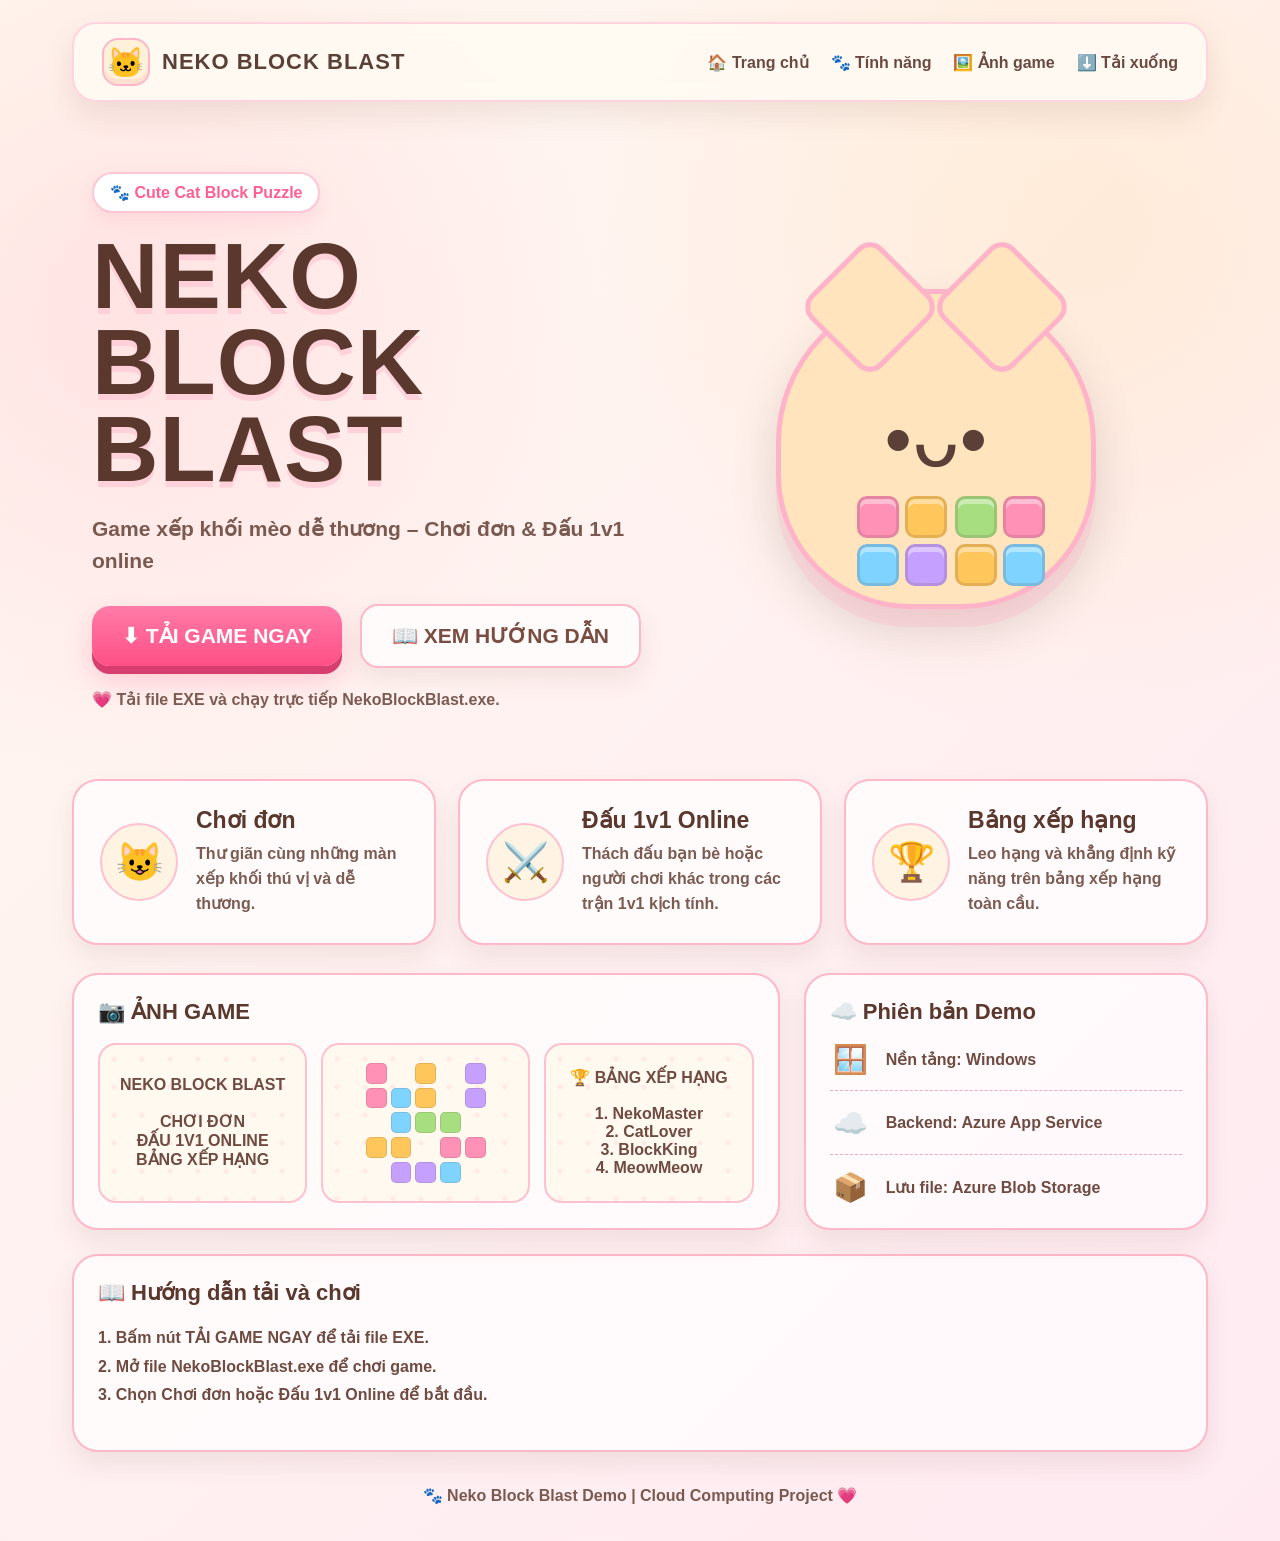
<file: download-site/index.html>
﻿<!DOCTYPE html>
<html lang="vi">
<head>
  <meta charset="UTF-8" />
  <meta name="viewport" content="width=device-width, initial-scale=1.0" />
  <title>Neko Block Blast - Download</title>
  <style>
    * {
      box-sizing: border-box;
      scroll-behavior: smooth;
    }

    body {
      margin: 0;
      font-family: Arial, sans-serif;
      background:
        radial-gradient(circle at 10% 20%, rgba(255, 143, 171, 0.18), transparent 28%),
        radial-gradient(circle at 85% 15%, rgba(255, 210, 120, 0.20), transparent 30%),
        linear-gradient(135deg, #fff8ef, #ffeaf2);
      color: #5b4037;
    }

    .page {
      max-width: 1180px;
      margin: 0 auto;
      padding: 22px;
    }

    .navbar {
      position: sticky;
      top: 16px;
      z-index: 10;
      display: flex;
      align-items: center;
      justify-content: space-between;
      gap: 20px;
      padding: 14px 28px;
      background: rgba(255, 250, 242, 0.92);
      border: 2px solid #ffd4df;
      border-radius: 24px;
      box-shadow: 0 12px 28px rgba(125, 79, 62, 0.12);
      backdrop-filter: blur(10px);
    }

    .brand {
      display: flex;
      align-items: center;
      gap: 12px;
      font-weight: 900;
      font-size: 22px;
      color: #5b4037;
      letter-spacing: 1px;
    }

    .logo-cat {
      width: 48px;
      height: 48px;
      display: grid;
      place-items: center;
      border-radius: 16px;
      background: #fff1d9;
      border: 2px solid #ffb6c9;
      font-size: 30px;
      box-shadow: inset 0 -5px 0 rgba(255, 143, 171, 0.18);
    }

    .nav-links {
      display: flex;
      gap: 22px;
      font-size: 16px;
      font-weight: 700;
    }

    .nav-links a {
      color: #6a4a40;
      text-decoration: none;
    }

    .nav-links a:hover {
      color: #ff5f93;
    }

    .hero {
      display: grid;
      grid-template-columns: 1.05fr 0.95fr;
      gap: 34px;
      align-items: center;
      padding: 70px 20px 44px;
    }

    .eyebrow {
      display: inline-flex;
      align-items: center;
      gap: 8px;
      padding: 9px 16px;
      border-radius: 999px;
      background: white;
      border: 2px solid #ffc6d5;
      color: #ff5f93;
      font-weight: 800;
      box-shadow: 0 8px 18px rgba(255, 95, 147, 0.12);
    }

    h1 {
      margin: 20px 0 12px;
      font-size: clamp(48px, 8vw, 92px);
      line-height: 0.94;
      color: #5a382d;
      text-shadow: 0 6px 0 rgba(255, 197, 211, 0.65);
      letter-spacing: 1px;
    }

    .subtitle {
      font-size: 21px;
      font-weight: 700;
      color: #7a5a50;
      margin-bottom: 28px;
      line-height: 1.5;
    }

    .actions {
      display: flex;
      flex-wrap: wrap;
      gap: 18px;
      align-items: center;
    }

    .btn {
      border: none;
      cursor: pointer;
      text-decoration: none;
      display: inline-flex;
      align-items: center;
      justify-content: center;
      gap: 12px;
      padding: 18px 30px;
      border-radius: 18px;
      font-size: 21px;
      font-weight: 900;
      transition: 0.15s ease;
    }

    .btn-main {
      color: white;
      background: linear-gradient(180deg, #ff7ca8, #ff4f86);
      box-shadow: 0 8px 0 #d83d70, 0 14px 28px rgba(255, 79, 134, 0.25);
    }

    .btn-main:hover {
      transform: translateY(3px);
      box-shadow: 0 5px 0 #d83d70, 0 10px 20px rgba(255, 79, 134, 0.22);
    }

    .btn-sub {
      color: #7a4d42;
      background: rgba(255, 255, 255, 0.72);
      border: 2px solid #ffb8c9;
      box-shadow: 0 10px 24px rgba(122, 77, 66, 0.10);
    }

    .note {
      margin-top: 22px;
      color: #7c5b52;
      font-weight: 700;
    }

    .hero-art {
      position: relative;
      min-height: 410px;
      display: grid;
      place-items: center;
    }

    .big-cat {
      width: 320px;
      height: 320px;
      border-radius: 48% 48% 42% 42%;
      background: #ffe4bd;
      border: 5px solid #ffb3c8;
      position: relative;
      box-shadow: 0 18px 0 rgba(255, 183, 201, 0.30), 0 22px 45px rgba(91, 64, 55, 0.18);
    }

    .big-cat::before,
    .big-cat::after {
      content: "";
      position: absolute;
      top: -38px;
      width: 92px;
      height: 92px;
      background: #ffe4bd;
      border: 5px solid #ffb3c8;
      transform: rotate(45deg);
      border-radius: 18px;
    }

    .big-cat::before { left: 38px; }
    .big-cat::after { right: 38px; }

    .face {
      position: absolute;
      top: 100px;
      left: 0;
      right: 0;
      text-align: center;
      font-size: 78px;
      z-index: 2;
    }

    .blocks {
      position: absolute;
      bottom: 18px;
      left: 30px;
      right: 0;
      display: flex;
      gap: 8px;
      justify-content: center;
      align-items: end;
      z-index: 3;
    }

    .block-stack {
      display: grid;
      grid-template-columns: repeat(2, 42px);
      gap: 6px;
    }

    .cube {
      width: 42px;
      height: 42px;
      border-radius: 10px;
      border: 3px solid rgba(91, 64, 55, 0.16);
      box-shadow: inset 0 5px 0 rgba(255,255,255,0.40);
    }

    .pink { background: #ff91b6; }
    .yellow { background: #ffc65c; }
    .blue { background: #7fd3ff; }
    .purple { background: #c6a0ff; }
    .green { background: #a7df80; }

    .cards {
      display: grid;
      grid-template-columns: repeat(3, 1fr);
      gap: 22px;
      margin-top: 10px;
    }

    .card {
      background: rgba(255, 255, 255, 0.72);
      border: 2px solid #ffb8c9;
      border-radius: 26px;
      padding: 26px;
      box-shadow: 0 12px 25px rgba(122, 77, 66, 0.10);
      display: flex;
      gap: 18px;
      align-items: center;
    }

    .icon {
      width: 78px;
      height: 78px;
      flex: 0 0 78px;
      display: grid;
      place-items: center;
      border-radius: 50%;
      background: #fff3e4;
      border: 2px solid #ffc1d0;
      font-size: 38px;
    }

    .card h3 {
      margin: 0 0 8px;
      font-size: 23px;
      color: #5a382d;
    }

    .card p {
      margin: 0;
      line-height: 1.55;
      color: #7c5b52;
      font-weight: 600;
    }

    .section {
      margin-top: 28px;
      display: grid;
      grid-template-columns: 1.4fr 0.8fr;
      gap: 24px;
    }

    .panel {
      background: rgba(255, 255, 255, 0.70);
      border: 2px solid #ffb8c9;
      border-radius: 26px;
      padding: 24px;
      box-shadow: 0 12px 25px rgba(122, 77, 66, 0.10);
    }

    .panel-title {
      display: flex;
      align-items: center;
      gap: 10px;
      margin: 0 0 18px;
      color: #5a382d;
      font-size: 22px;
      font-weight: 900;
    }

    .shots {
      display: grid;
      grid-template-columns: repeat(3, 1fr);
      gap: 14px;
    }

    .shot {
      min-height: 160px;
      border-radius: 18px;
      border: 2px solid #ffc1d0;
      background: #fff9f0;
      display: grid;
      place-items: center;
      text-align: center;
      font-weight: 900;
      color: #704b41;
      padding: 14px;
      position: relative;
      overflow: hidden;
    }

    .shot::before {
      content: "";
      position: absolute;
      inset: 0;
      background-image:
        radial-gradient(circle, rgba(255, 143, 171, 0.28) 2px, transparent 3px);
      background-size: 28px 28px;
      opacity: 0.5;
    }

    .board {
      width: 120px;
      height: 120px;
      display: grid;
      grid-template-columns: repeat(5, 1fr);
      gap: 4px;
      z-index: 1;
    }

    .mini {
      border-radius: 5px;
      border: 1px solid rgba(91,64,55,.15);
    }

    .shot span {
      z-index: 1;
    }

    .info-list {
      display: grid;
      gap: 16px;
    }

    .info-item {
      display: flex;
      align-items: center;
      gap: 14px;
      padding-bottom: 14px;
      border-bottom: 1px dashed #f4a9bd;
      font-weight: 800;
      color: #704b41;
    }

    .info-item:last-child {
      border-bottom: none;
      padding-bottom: 0;
    }

    .info-icon {
      font-size: 28px;
      width: 42px;
      text-align: center;
    }

    footer {
      text-align: center;
      padding: 34px 0 14px;
      color: #7a5a50;
      font-weight: 800;
    }

    @media (max-width: 900px) {
      .navbar, .nav-links, .actions {
        flex-direction: column;
      }

      .hero, .section {
        grid-template-columns: 1fr;
      }

      .cards, .shots {
        grid-template-columns: 1fr;
      }

      .hero-art {
        min-height: 330px;
      }

      .big-cat {
        width: 260px;
        height: 260px;
      }
    }
  </style>
</head>
<body>
  <div class="page">
    <nav class="navbar">
      <div class="brand">
        <div class="logo-cat">🐱</div>
        <div>NEKO BLOCK BLAST</div>
      </div>
      <div class="nav-links">
        <a href="#">🏠 Trang chủ</a>
        <a href="#features">🐾 Tính năng</a>
        <a href="#gallery">🖼️ Ảnh game</a>
        <a href="#download">⬇️ Tải xuống</a>
      </div>
    </nav>

    <main class="hero">
      <section>
        <div class="eyebrow">🐾 Cute Cat Block Puzzle</div>
        <h1>NEKO<br>BLOCK BLAST</h1>
        <p class="subtitle">Game xếp khối mèo dễ thương – Chơi đơn & Đấu 1v1 online</p>

        <div class="actions" id="download">
          <a class="btn btn-main" href="https://nekoblockblastnhom2.blob.core.windows.net/game-demo/NekoBlockBlast.exe?sp=r&st=2026-07-10T16:03:00Z&se=2026-08-25T00:18:00Z&spr=https&sv=2026-02-06&sr=b&sig=NzqO%2BKOqdSjq2j4b1T9x%2FlNltg91PindyMaz%2FadveeA%3D">⬇ TẢI GAME NGAY</a>
          <a class="btn btn-sub" href="#guide">📖 XEM HƯỚNG DẪN</a>
        </div>

        <p class="note">💗 Tải file EXE và chạy trực tiếp NekoBlockBlast.exe.</p>
      </section>

      <section class="hero-art">
        <div class="big-cat">
          <div class="face">•ᴗ•</div>
          <div class="blocks">
            <div class="block-stack">
              <div class="cube pink"></div>
              <div class="cube yellow"></div>
              <div class="cube blue"></div>
              <div class="cube purple"></div>
            </div>
            <div class="block-stack">
              <div class="cube green"></div>
              <div class="cube pink"></div>
              <div class="cube yellow"></div>
              <div class="cube blue"></div>
            </div>
          </div>
        </div>
      </section>
    </main>

    <section class="cards" id="features">
      <div class="card">
        <div class="icon">😺</div>
        <div>
          <h3>Chơi đơn</h3>
          <p>Thư giãn cùng những màn xếp khối thú vị và dễ thương.</p>
        </div>
      </div>

      <div class="card">
        <div class="icon">⚔️</div>
        <div>
          <h3>Đấu 1v1 Online</h3>
          <p>Thách đấu bạn bè hoặc người chơi khác trong các trận 1v1 kịch tính.</p>
        </div>
      </div>

      <div class="card">
        <div class="icon">🏆</div>
        <div>
          <h3>Bảng xếp hạng</h3>
          <p>Leo hạng và khẳng định kỹ năng trên bảng xếp hạng toàn cầu.</p>
        </div>
      </div>
    </section>

    <section class="section">
      <div class="panel" id="gallery">
        <div class="panel-title">📷 ẢNH GAME</div>
        <div class="shots">
          <div class="shot"><span>NEKO BLOCK BLAST<br><br>CHƠI ĐƠN<br>ĐẤU 1V1 ONLINE<br>BẢNG XẾP HẠNG</span></div>
          <div class="shot">
            <div class="board">
              <div class="mini pink"></div><div></div><div class="mini yellow"></div><div></div><div class="mini purple"></div>
              <div class="mini pink"></div><div class="mini blue"></div><div class="mini yellow"></div><div></div><div class="mini purple"></div>
              <div></div><div class="mini blue"></div><div class="mini green"></div><div class="mini green"></div><div></div>
              <div class="mini yellow"></div><div class="mini yellow"></div><div></div><div class="mini pink"></div><div class="mini pink"></div>
              <div></div><div class="mini purple"></div><div class="mini purple"></div><div class="mini blue"></div><div></div>
            </div>
          </div>
          <div class="shot"><span>🏆 BẢNG XẾP HẠNG<br><br>1. NekoMaster<br>2. CatLover<br>3. BlockKing<br>4. MeowMeow</span></div>
        </div>
      </div>

      <div class="panel">
        <div class="panel-title">☁️ Phiên bản Demo</div>
        <div class="info-list">
          <div class="info-item"><div class="info-icon">🪟</div><div>Nền tảng: Windows</div></div>
          <div class="info-item"><div class="info-icon">☁️</div><div>Backend: Azure App Service</div></div>
          <div class="info-item"><div class="info-icon">📦</div><div>Lưu file: Azure Blob Storage</div></div>
        </div>
      </div>
    </section>

    <section class="panel" id="guide" style="margin-top:24px;">
      <div class="panel-title">📖 Hướng dẫn tải và chơi</div>
      <p style="font-weight:700; line-height:1.8; color:#704b41;">
        1. Bấm nút <b>TẢI GAME NGAY</b> để tải file EXE.<br>
        
        2. Mở file <b>NekoBlockBlast.exe</b> để chơi game.<br>
        3. Chọn <b>Chơi đơn</b> hoặc <b>Đấu 1v1 Online</b> để bắt đầu.
      </p>
    </section>

    <footer>
      🐾 Neko Block Blast Demo | Cloud Computing Project 💗
    </footer>
  </div>
</body>
</html>
</file>
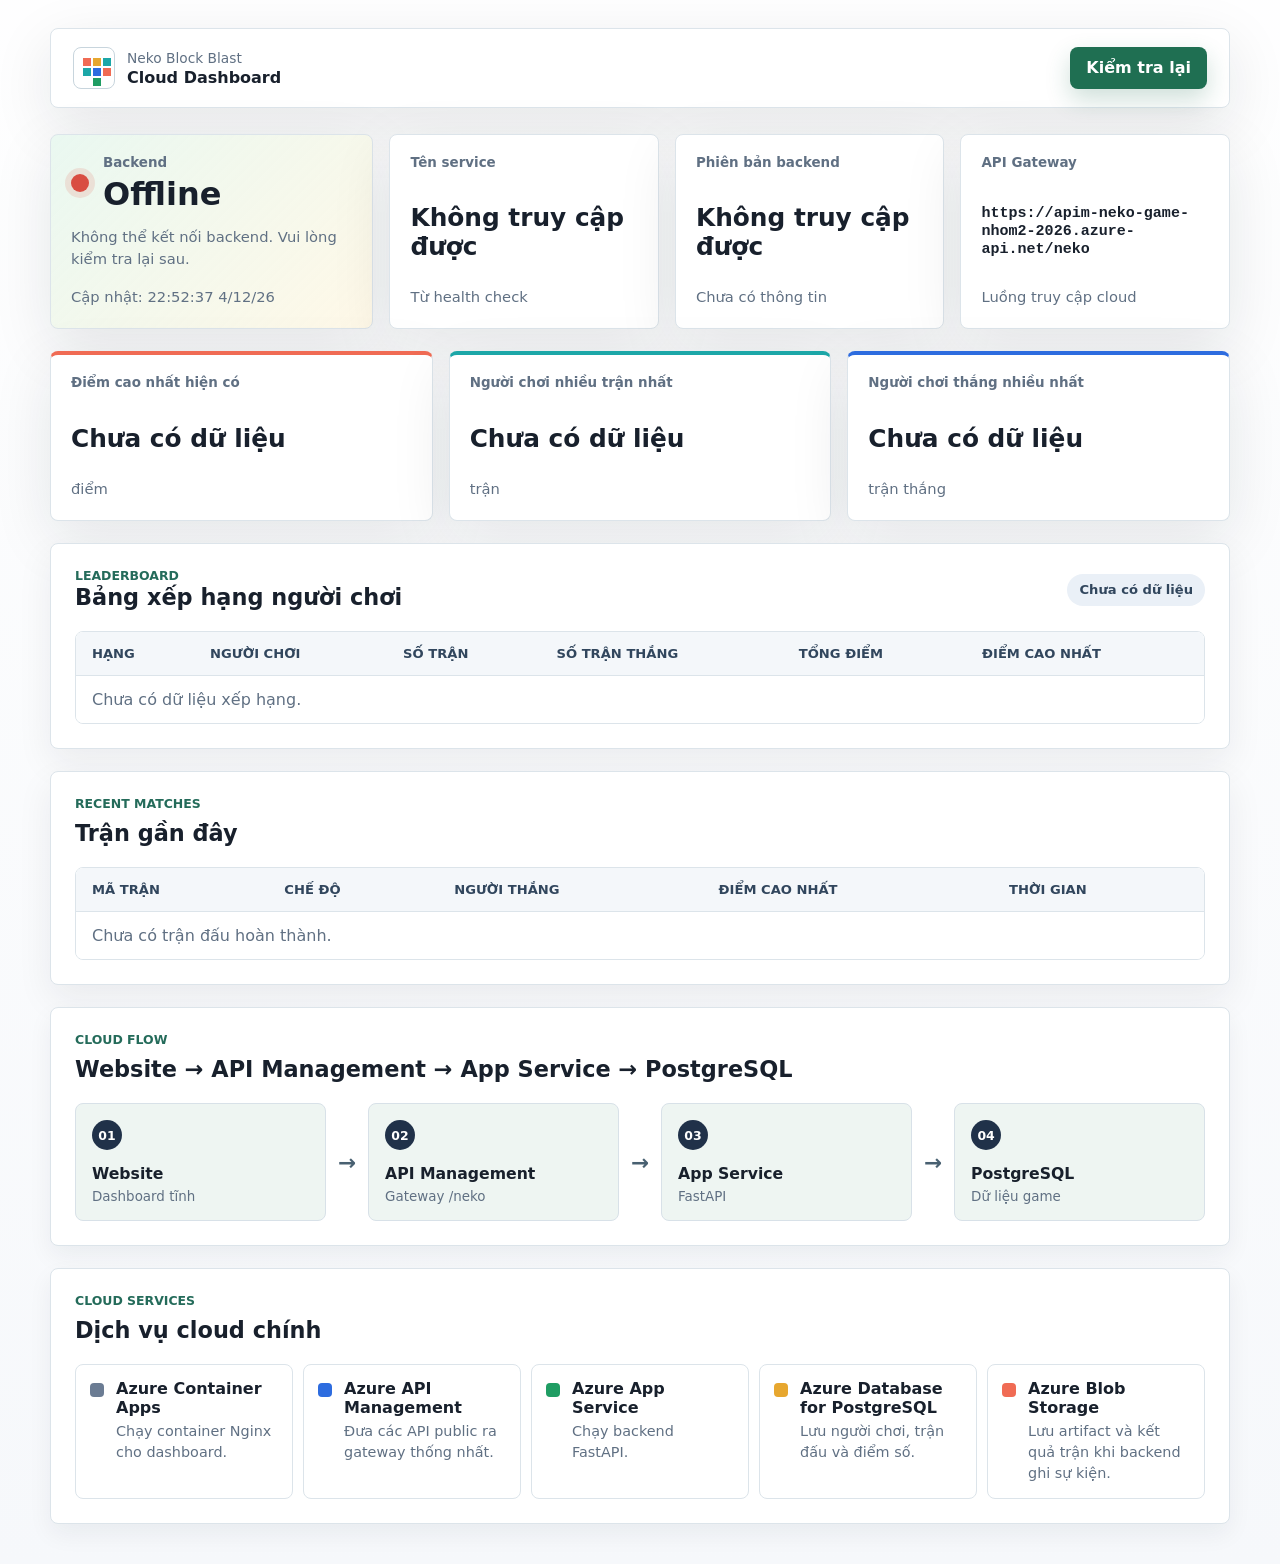
<file: web_dashboard/index.html>
<!doctype html>
<html lang="vi">
  <head>
    <meta charset="utf-8">
    <meta name="viewport" content="width=device-width, initial-scale=1">
    <title>Neko Block Blast Cloud Dashboard</title>
    <meta
      name="description"
      content="Dashboard thành tích công khai cho Neko Block Blast."
    >
    <link rel="stylesheet" href="styles.css">
    <script src="app.js" defer></script>
  </head>
  <body data-backend-status="checking">
    <div class="dashboard-shell">
      <header class="masthead">
        <nav class="topbar" aria-label="Thanh điều hướng dashboard">
          <a class="brand" href="/" aria-label="Neko Block Blast Cloud Dashboard">
            <span class="brand-mark" aria-hidden="true"></span>
            <span class="brand-text">
              <span>Neko Block Blast</span>
              <strong>Cloud Dashboard</strong>
            </span>
          </a>
          <button id="refreshButton" class="button button-primary" type="button">
            Kiểm tra lại
          </button>
        </nav>
      </header>

      <main class="content">
        <section class="status-grid" aria-label="Trạng thái cloud">
          <article class="status-panel" aria-live="polite">
            <div class="status-main">
              <span id="statusDot" class="status-dot state-checking" aria-hidden="true"></span>
              <div>
                <span class="metric-label">Backend</span>
                <strong id="backendStatus" class="status-text">Đang kiểm tra</strong>
              </div>
            </div>
            <p id="statusMessage" class="status-message">
              Đang kiểm tra trạng thái backend.
            </p>
            <p id="lastChecked" class="last-checked">Chưa kiểm tra</p>
          </article>

          <article class="metric-card">
            <span class="metric-label">Tên service</span>
            <strong id="serviceValue" class="metric-value">Đang tải</strong>
            <span class="metric-note">Từ health check</span>
          </article>

          <article class="metric-card">
            <span class="metric-label">Phiên bản backend</span>
            <strong id="versionValue" class="metric-value">Đang tải</strong>
            <span id="deploySourceValue" class="metric-note">Đang tải</span>
          </article>

          <article class="metric-card">
            <span class="metric-label">API Gateway</span>
            <strong class="metric-value metric-code" id="gatewayValue">
              https://apim-neko-game-nhom2-2026.azure-api.net/neko
            </strong>
            <span class="metric-note">Luồng truy cập cloud</span>
          </article>
        </section>

        <section class="summary-grid" aria-label="Thành tích nổi bật">
          <article class="highlight-card">
            <span class="metric-label">Điểm cao nhất hiện có</span>
            <strong id="highestScoreValue" class="metric-value">Đang tải</strong>
            <span id="highestScoreName" class="metric-note">Đang tải</span>
          </article>

          <article class="highlight-card">
            <span class="metric-label">Người chơi nhiều trận nhất</span>
            <strong id="mostMatchesValue" class="metric-value">Đang tải</strong>
            <span id="mostMatchesName" class="metric-note">Đang tải</span>
          </article>

          <article class="highlight-card">
            <span class="metric-label">Người chơi thắng nhiều nhất</span>
            <strong id="mostWinsValue" class="metric-value">Đang tải</strong>
            <span id="mostWinsName" class="metric-note">Đang tải</span>
          </article>
        </section>

        <section class="dashboard-section" aria-labelledby="leaderboardTitle">
          <div class="section-heading section-heading-row">
            <div>
              <p class="section-kicker">Leaderboard</p>
              <h2 id="leaderboardTitle">Bảng xếp hạng người chơi</h2>
            </div>
            <span id="dashboardUpdatedAt" class="pill pill-checking">Đang tải</span>
          </div>

          <div class="table-shell">
            <table class="data-table leaderboard-table">
              <thead>
                <tr>
                  <th scope="col">Hạng</th>
                  <th scope="col">Người chơi</th>
                  <th scope="col">Số trận</th>
                  <th scope="col">Số trận thắng</th>
                  <th scope="col">Tổng điểm</th>
                  <th scope="col">Điểm cao nhất</th>
                </tr>
              </thead>
              <tbody id="leaderboardBody">
                <tr>
                  <td colspan="6" class="empty-cell">Đang tải bảng xếp hạng...</td>
                </tr>
              </tbody>
            </table>
          </div>
        </section>

        <section class="dashboard-section" aria-labelledby="recentTitle">
          <div class="section-heading">
            <p class="section-kicker">Recent matches</p>
            <h2 id="recentTitle">Trận gần đây</h2>
          </div>

          <div class="table-shell">
            <table class="data-table recent-table">
              <thead>
                <tr>
                  <th scope="col">Mã trận</th>
                  <th scope="col">Chế độ</th>
                  <th scope="col">Người thắng</th>
                  <th scope="col">Điểm cao nhất</th>
                  <th id="recentTimeHeader" class="time-column" scope="col">Thời gian</th>
                </tr>
              </thead>
              <tbody id="recentMatchesBody">
                <tr>
                  <td colspan="5" class="empty-cell">Đang tải trận gần đây...</td>
                </tr>
              </tbody>
            </table>
          </div>
        </section>

        <section class="dashboard-section demo-section" aria-labelledby="flowTitle">
          <div class="section-heading">
            <p class="section-kicker">Cloud flow</p>
            <h2 id="flowTitle">Website &rarr; API Management &rarr; App Service &rarr; PostgreSQL</h2>
          </div>

          <div
            class="flow-diagram"
            role="img"
            aria-label="Website đến API Management đến App Service đến PostgreSQL"
          >
            <div class="flow-node">
              <span>01</span>
              <strong>Website</strong>
              <small>Dashboard tĩnh</small>
            </div>
            <div class="flow-arrow" aria-hidden="true">&rarr;</div>
            <div class="flow-node">
              <span>02</span>
              <strong>API Management</strong>
              <small>Gateway /neko</small>
            </div>
            <div class="flow-arrow" aria-hidden="true">&rarr;</div>
            <div class="flow-node">
              <span>03</span>
              <strong>App Service</strong>
              <small>FastAPI</small>
            </div>
            <div class="flow-arrow" aria-hidden="true">&rarr;</div>
            <div class="flow-node">
              <span>04</span>
              <strong>PostgreSQL</strong>
              <small>Dữ liệu game</small>
            </div>
          </div>
        </section>

        <section class="dashboard-section demo-section" aria-labelledby="servicesTitle">
          <div class="section-heading">
            <p class="section-kicker">Cloud services</p>
            <h2 id="servicesTitle">Dịch vụ cloud chính</h2>
          </div>

          <ul class="service-list compact-list">
            <li>
              <span class="service-swatch swatch-container" aria-hidden="true"></span>
              <div>
                <strong>Azure Container Apps</strong>
                <span>Chạy container Nginx cho dashboard.</span>
              </div>
            </li>
            <li>
              <span class="service-swatch swatch-apim" aria-hidden="true"></span>
              <div>
                <strong>Azure API Management</strong>
                <span>Đưa các API public ra gateway thống nhất.</span>
              </div>
            </li>
            <li>
              <span class="service-swatch swatch-app" aria-hidden="true"></span>
              <div>
                <strong>Azure App Service</strong>
                <span>Chạy backend FastAPI.</span>
              </div>
            </li>
            <li>
              <span class="service-swatch swatch-db" aria-hidden="true"></span>
              <div>
                <strong>Azure Database for PostgreSQL</strong>
                <span>Lưu người chơi, trận đấu và điểm số.</span>
              </div>
            </li>
            <li>
              <span class="service-swatch swatch-blob" aria-hidden="true"></span>
              <div>
                <strong>Azure Blob Storage</strong>
                <span>Lưu artifact và kết quả trận khi backend ghi sự kiện.</span>
              </div>
            </li>
          </ul>
        </section>
      </main>
    </div>
  </body>
</html>
</file>
<file: web_dashboard/styles.css>
:root {
  color-scheme: light;
  --page: #f6f8fb;
  --surface: #ffffff;
  --surface-soft: #f4f7fa;
  --surface-strong: #eef5f2;
  --ink: #18202c;
  --muted: #607083;
  --line: #dce4ea;
  --green: #1f9d63;
  --green-soft: #e7f7ef;
  --red: #d94d42;
  --yellow: #e7a72f;
  --yellow-soft: #fff6df;
  --teal: #1ca7a8;
  --coral: #f06b54;
  --blue: #2d6cdf;
  --shadow: 0 18px 60px rgba(24, 32, 44, 0.10);
  --radius: 8px;
  font-family: Inter, ui-sans-serif, system-ui, -apple-system, BlinkMacSystemFont, "Segoe UI", sans-serif;
  letter-spacing: 0;
}

* {
  box-sizing: border-box;
}

html {
  min-width: 320px;
  background: var(--page);
}

body {
  margin: 0;
  min-height: 100vh;
  color: var(--ink);
  background:
    linear-gradient(180deg, rgba(255, 255, 255, 0.90), rgba(246, 248, 251, 0.98)),
    var(--page);
}

body,
button,
a {
  font: inherit;
}

a {
  color: inherit;
  text-decoration: none;
}

button {
  border: 0;
}

[hidden] {
  display: none !important;
}

.dashboard-shell {
  width: min(1180px, calc(100% - 32px));
  margin: 0 auto;
  padding: 28px 0 40px;
}

.masthead,
.metric-card,
.highlight-card,
.dashboard-section,
.status-panel {
  border: 1px solid var(--line);
  border-radius: var(--radius);
  background: var(--surface);
  box-shadow: var(--shadow);
}

.topbar {
  display: flex;
  align-items: center;
  justify-content: space-between;
  gap: 20px;
  padding: 18px 22px;
}

.brand {
  display: inline-flex;
  align-items: center;
  min-width: 0;
  gap: 12px;
}

.brand-mark {
  position: relative;
  width: 42px;
  height: 42px;
  flex: 0 0 auto;
  border: 1px solid #c8d5dd;
  border-radius: var(--radius);
  background: #ffffff;
}

.brand-mark::before {
  position: absolute;
  top: 10px;
  left: 9px;
  width: 8px;
  height: 8px;
  content: "";
  background: var(--coral);
  box-shadow:
    10px 0 0 var(--yellow),
    20px 0 0 var(--teal),
    0 10px 0 var(--teal),
    10px 10px 0 var(--blue),
    20px 10px 0 var(--coral),
    10px 20px 0 var(--green);
}

.brand-text {
  display: grid;
  gap: 2px;
  min-width: 0;
}

.brand-text span {
  color: var(--muted);
  font-size: 0.86rem;
}

.brand-text strong {
  overflow: hidden;
  font-size: 1rem;
  text-overflow: ellipsis;
  white-space: nowrap;
}

.button {
  display: inline-flex;
  align-items: center;
  justify-content: center;
  min-height: 42px;
  padding: 0 16px;
  border-radius: var(--radius);
  font-weight: 700;
  line-height: 1.2;
  text-align: center;
  transition: transform 160ms ease, box-shadow 160ms ease, background-color 160ms ease;
  cursor: pointer;
}

.button:hover {
  transform: translateY(-1px);
}

.button:focus-visible {
  outline: 3px solid rgba(45, 108, 223, 0.28);
  outline-offset: 2px;
}

.button-primary {
  color: #ffffff;
  background: #1f6f52;
  box-shadow: 0 10px 24px rgba(31, 111, 82, 0.22);
}

.button-primary:hover {
  background: #185d45;
}

.button-primary:disabled {
  cursor: wait;
  opacity: 0.7;
  transform: none;
}

.content {
  display: grid;
  gap: 22px;
  padding: 26px 0 0;
}

.status-grid {
  display: grid;
  grid-template-columns: minmax(260px, 1.2fr) repeat(3, minmax(0, 1fr));
  gap: 16px;
}

.status-panel,
.metric-card,
.highlight-card {
  display: grid;
  align-content: space-between;
  min-height: 170px;
  gap: 16px;
  padding: 20px;
}

.status-panel {
  background:
    linear-gradient(135deg, rgba(231, 247, 239, 0.9), rgba(255, 246, 223, 0.72)),
    #ffffff;
}

.status-main {
  display: flex;
  align-items: center;
  gap: 14px;
}

.status-dot {
  width: 18px;
  height: 18px;
  flex: 0 0 auto;
  border-radius: 999px;
  box-shadow: 0 0 0 6px rgba(96, 112, 131, 0.12);
}

.state-online {
  background: var(--green);
  box-shadow: 0 0 0 6px rgba(31, 157, 99, 0.16);
}

.state-offline {
  background: var(--red);
  box-shadow: 0 0 0 6px rgba(217, 77, 66, 0.14);
}

.state-checking {
  background: var(--yellow);
  box-shadow: 0 0 0 6px rgba(231, 167, 47, 0.16);
}

.metric-label {
  display: block;
  margin-bottom: 8px;
  color: var(--muted);
  font-size: 0.84rem;
  font-weight: 700;
}

.status-text {
  display: block;
  font-size: 2rem;
  line-height: 1;
}

.metric-value {
  display: block;
  overflow-wrap: anywhere;
  font-size: 1.55rem;
  line-height: 1.18;
}

.metric-code {
  font-family: ui-monospace, SFMono-Regular, Consolas, "Liberation Mono", monospace;
  font-size: 0.94rem;
  font-weight: 700;
}

.status-message,
.last-checked,
.metric-note {
  margin: 0;
  color: var(--muted);
  font-size: 0.92rem;
  line-height: 1.5;
}

.summary-grid {
  display: grid;
  grid-template-columns: repeat(3, minmax(0, 1fr));
  gap: 16px;
}

.highlight-card {
  background: #ffffff;
}

.highlight-card:nth-child(1) {
  border-top: 4px solid var(--coral);
}

.highlight-card:nth-child(2) {
  border-top: 4px solid var(--teal);
}

.highlight-card:nth-child(3) {
  border-top: 4px solid var(--blue);
}

.dashboard-section {
  padding: 24px;
  box-shadow: 0 14px 36px rgba(24, 32, 44, 0.07);
}

.section-heading {
  display: grid;
  gap: 8px;
  margin-bottom: 20px;
}

.section-heading-row {
  grid-template-columns: minmax(0, 1fr) auto;
  align-items: center;
  gap: 16px;
}

.section-heading h2 {
  margin: 0;
  font-size: 1.4rem;
  line-height: 1.25;
}

.section-kicker {
  margin: 0;
  color: #246b5a;
  font-size: 0.78rem;
  font-weight: 800;
  text-transform: uppercase;
}

.pill {
  display: inline-flex;
  align-items: center;
  justify-content: center;
  min-height: 32px;
  padding: 0 12px;
  border-radius: 999px;
  font-size: 0.82rem;
  font-weight: 800;
  white-space: nowrap;
}

.pill-online {
  color: #126341;
  background: var(--green-soft);
}

.pill-checking {
  color: #815b13;
  background: var(--yellow-soft);
}

.pill-neutral {
  color: #31465d;
  background: #eaf0f7;
}

.table-shell {
  overflow-x: auto;
  border: 1px solid var(--line);
  border-radius: var(--radius);
}

.data-table {
  width: 100%;
  border-collapse: collapse;
  background: #ffffff;
}

.leaderboard-table {
  min-width: 780px;
}

.recent-table {
  min-width: 660px;
}

.data-table th,
.data-table td {
  padding: 14px 16px;
  border-bottom: 1px solid var(--line);
  text-align: left;
  vertical-align: top;
}

.data-table th {
  color: #31465d;
  background: var(--surface-soft);
  font-size: 0.82rem;
  text-transform: uppercase;
}

.data-table tr:last-child td {
  border-bottom: 0;
}

.empty-cell {
  color: var(--muted);
  text-align: center;
}

.player-cell {
  display: grid;
  gap: 4px;
}

.player-cell strong {
  font-size: 0.96rem;
}

.player-cell small {
  color: var(--muted);
  font-size: 0.84rem;
}

.demo-section {
  box-shadow: 0 10px 24px rgba(24, 32, 44, 0.06);
}

.flow-diagram {
  display: grid;
  grid-template-columns: minmax(120px, 1fr) auto minmax(150px, 1fr) auto minmax(130px, 1fr) auto minmax(130px, 1fr);
  gap: 12px;
  align-items: center;
}

.flow-node {
  min-height: 108px;
  padding: 16px;
  border: 1px solid #d8e1e8;
  border-radius: var(--radius);
  background: var(--surface-strong);
}

.flow-node span {
  display: inline-flex;
  align-items: center;
  justify-content: center;
  width: 30px;
  height: 30px;
  margin-bottom: 14px;
  border-radius: 999px;
  color: #ffffff;
  background: #203149;
  font-size: 0.78rem;
  font-weight: 800;
}

.flow-node strong,
.flow-node small {
  display: block;
}

.flow-node strong {
  margin-bottom: 6px;
  font-size: 0.98rem;
}

.flow-node small {
  color: var(--muted);
  font-size: 0.84rem;
}

.flow-arrow {
  color: #486071;
  font-size: 1.35rem;
  font-weight: 800;
}

.service-list {
  display: grid;
  gap: 10px;
  padding: 0;
  margin: 0;
  list-style: none;
}

.compact-list {
  grid-template-columns: repeat(5, minmax(0, 1fr));
}

.service-list li {
  display: grid;
  grid-template-columns: 14px minmax(0, 1fr);
  gap: 12px;
  align-items: start;
  min-height: 112px;
  padding: 14px;
  border: 1px solid var(--line);
  border-radius: var(--radius);
  background: #ffffff;
}

.service-swatch {
  width: 14px;
  height: 14px;
  margin-top: 4px;
  border-radius: 4px;
}

.swatch-container {
  background: #6b7c93;
}

.swatch-apim {
  background: var(--blue);
}

.swatch-app {
  background: var(--green);
}

.swatch-db {
  background: var(--yellow);
}

.swatch-blob {
  background: var(--coral);
}

.service-list strong,
.service-list span {
  display: block;
}

.service-list strong {
  margin-bottom: 4px;
}

.service-list span {
  color: var(--muted);
  font-size: 0.9rem;
  line-height: 1.45;
}

@media (max-width: 1040px) {
  .status-grid {
    grid-template-columns: repeat(2, minmax(0, 1fr));
  }

  .compact-list {
    grid-template-columns: repeat(2, minmax(0, 1fr));
  }
}

@media (max-width: 900px) {
  .summary-grid {
    grid-template-columns: 1fr;
  }

  .flow-diagram {
    grid-template-columns: 1fr;
    justify-items: stretch;
  }

  .flow-arrow {
    justify-self: center;
    transform: rotate(90deg);
  }
}

@media (max-width: 640px) {
  .dashboard-shell {
    width: min(100% - 20px, 1180px);
    padding: 10px 0 28px;
  }

  .topbar {
    align-items: stretch;
    flex-direction: column;
    padding: 16px;
  }

  .button {
    width: 100%;
  }

  .status-grid,
  .compact-list {
    grid-template-columns: 1fr;
  }

  .status-text {
    font-size: 1.65rem;
  }

  .dashboard-section,
  .metric-card,
  .highlight-card,
  .status-panel {
    padding: 18px;
  }

  .section-heading-row {
    grid-template-columns: 1fr;
    align-items: start;
  }

  .pill {
    justify-self: start;
  }
}
</file>
